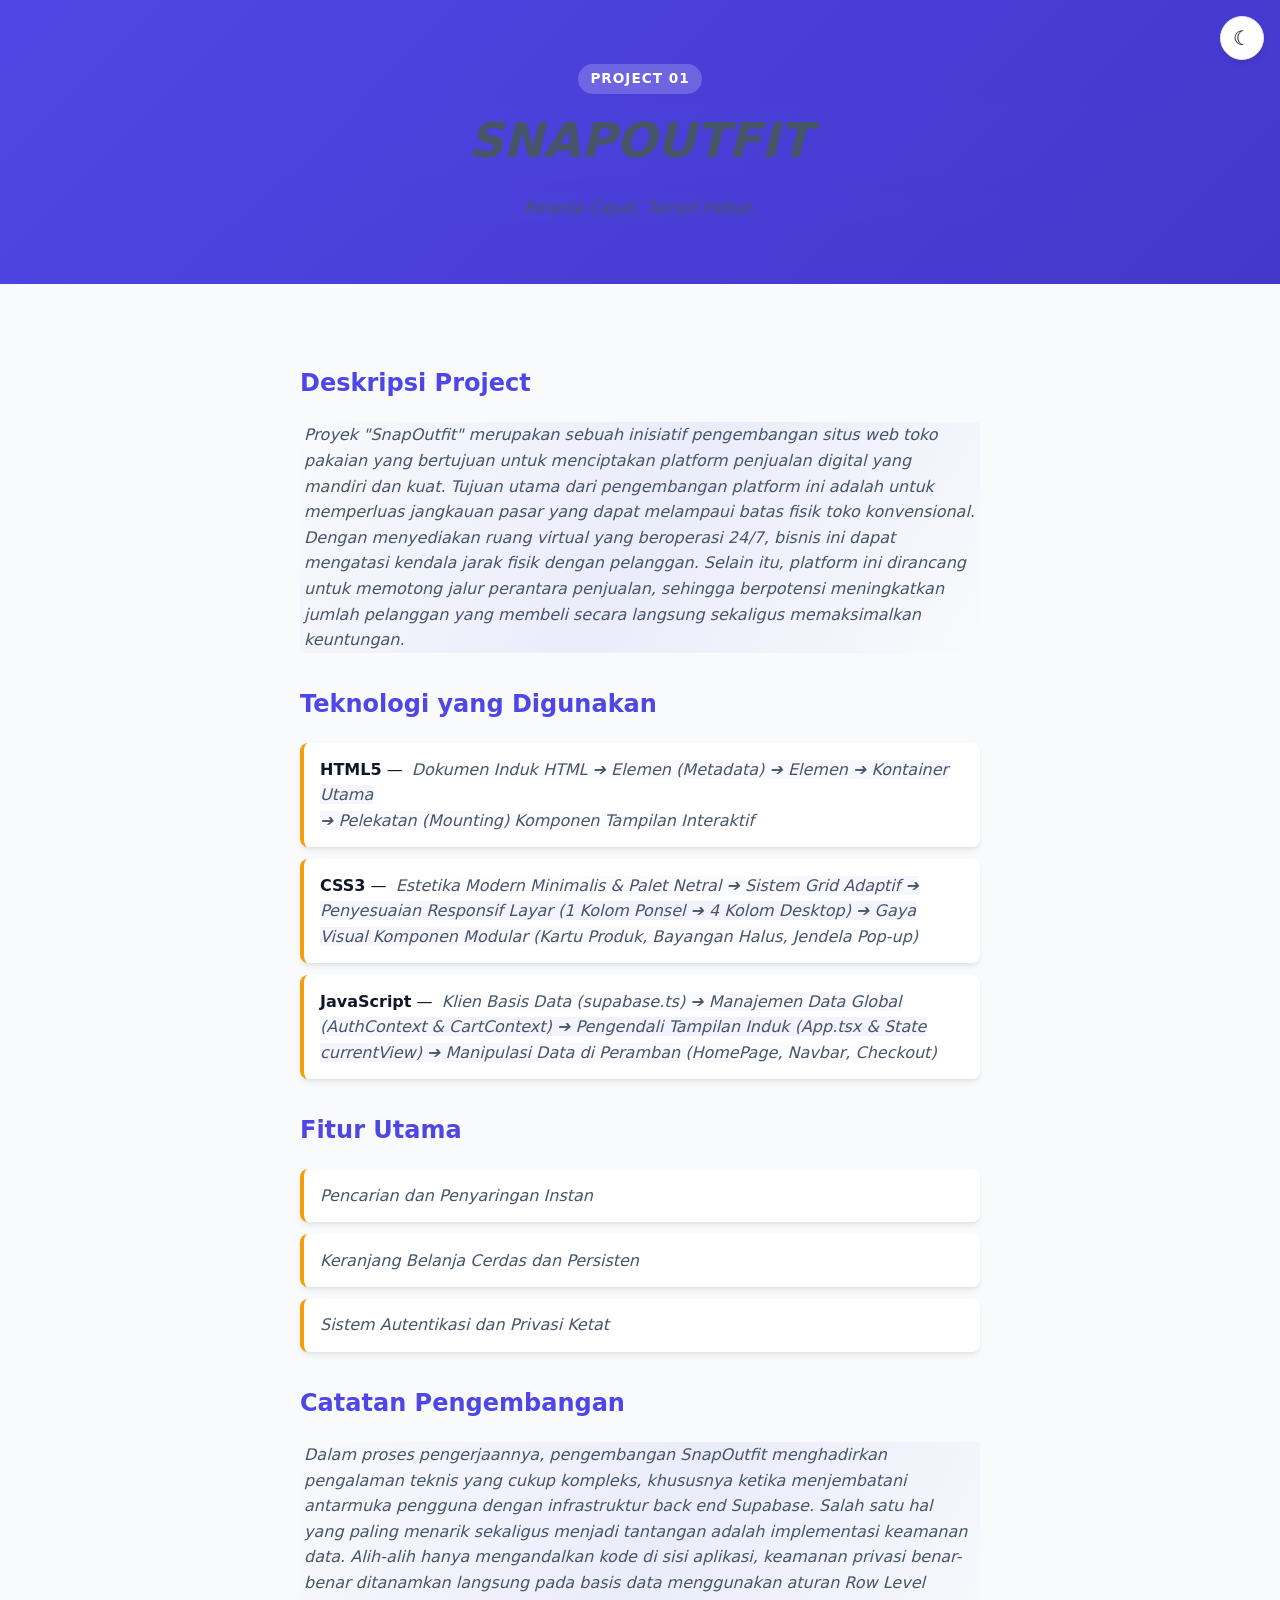
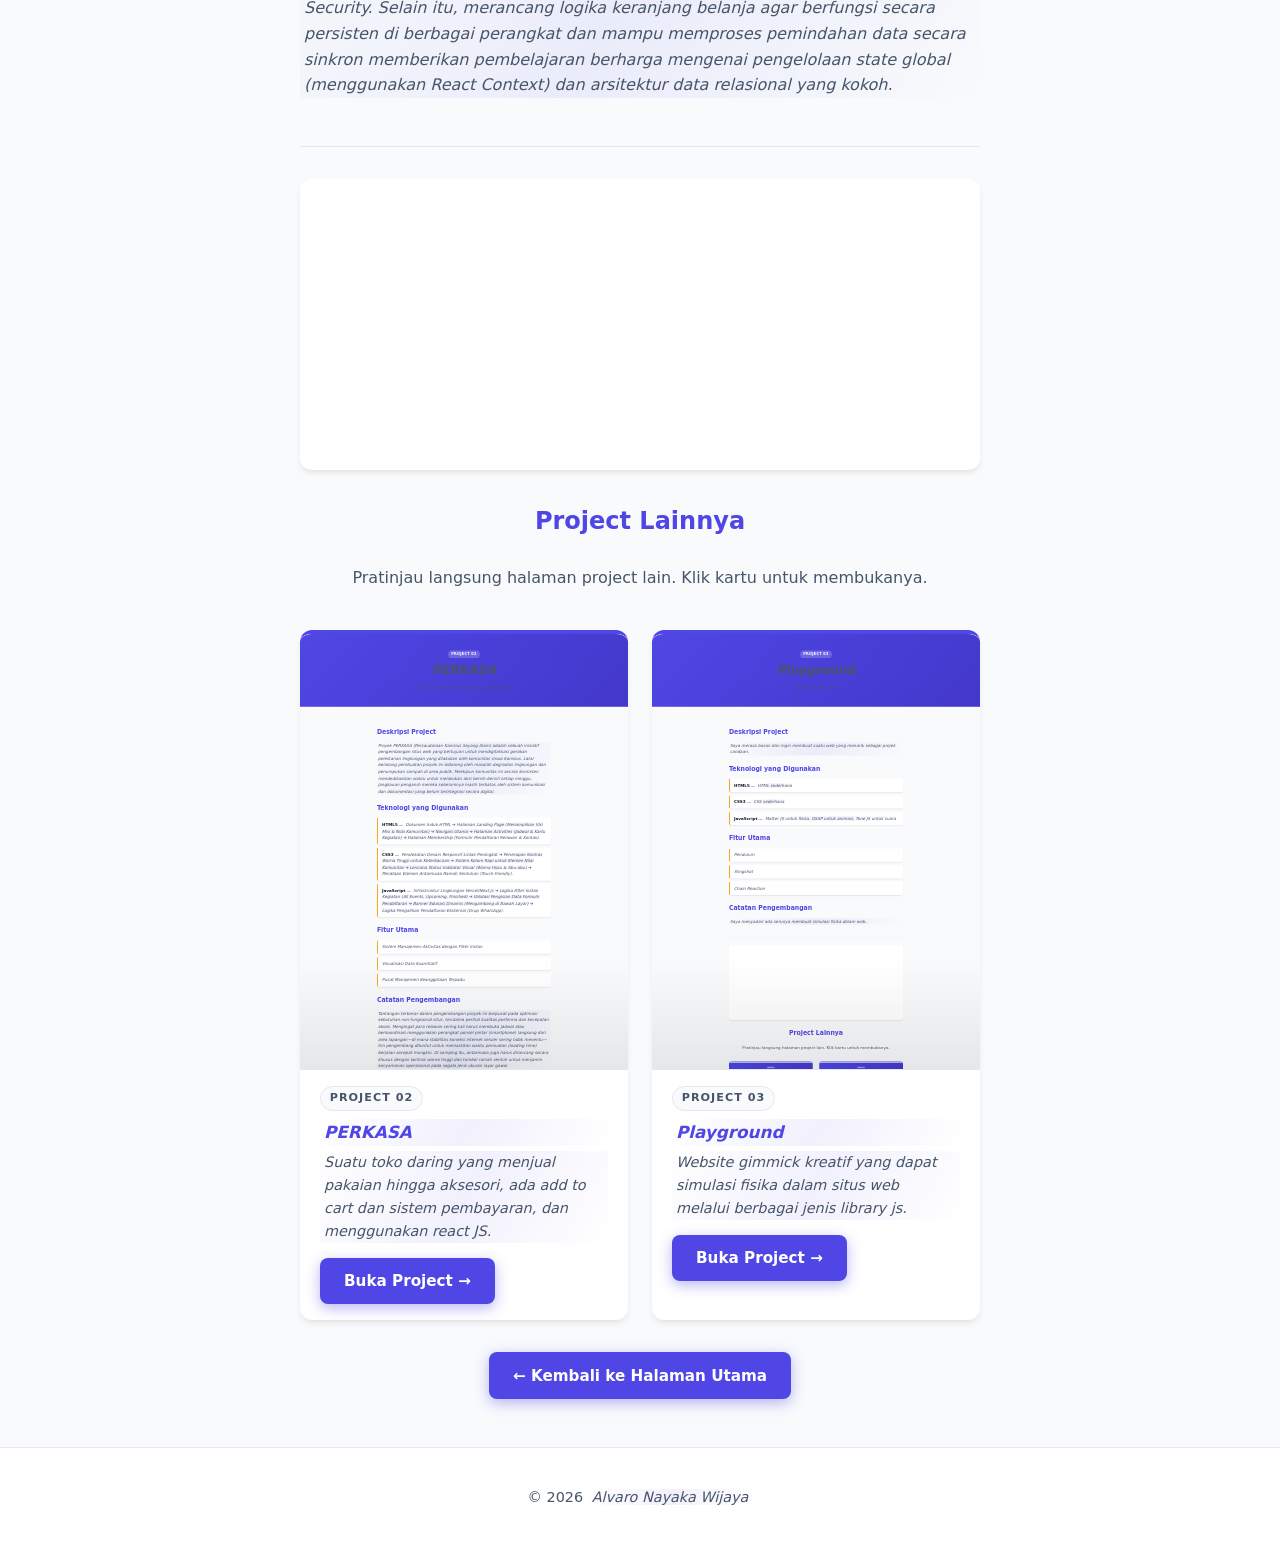
<file: project1.html>
<!DOCTYPE html>
<html lang="id">
<head>
  <meta charset="UTF-8" />
  <meta name="viewport" content="width=device-width, initial-scale=1.0" />
  <title>Project 1 - SNAPOUTFIT</title>
  <link rel="stylesheet" href="css/style.css" />
</head>
<body class="project-page">
  <script>

    if (window.self !== window.top) {
      document.documentElement.classList.add('is-iframe');
      document.addEventListener('DOMContentLoaded', () => document.body.classList.add('is-iframe'));
    }
</script>
  <div id="scrollProgress" class="scroll-progress"></div>
  <button id="themeToggle" class="theme-toggle" aria-label="Ganti tema">
    <span class="theme-icon">&#9790;</span>
  </button>

  <header class="project-hero">
    <div class="container">
      <span class="badge">PROJECT 01</span>
      <h1 class="placeholder">SNAPOUTFIT</h1>
      <p class="placeholder">Belanja Cepat, Tampil Hebat.</p>
    </div>
  </header>

  <main class="project-body">
    <div class="container narrow">
      <h2>Deskripsi Project</h2>
      <p class="placeholder">
        Proyek "SnapOutfit" merupakan sebuah inisiatif pengembangan situs web toko pakaian yang bertujuan untuk menciptakan platform penjualan digital yang mandiri dan kuat. Tujuan utama dari pengembangan platform ini adalah untuk memperluas jangkauan pasar yang dapat melampaui batas fisik toko konvensional. Dengan menyediakan ruang virtual yang beroperasi 24/7, bisnis ini dapat mengatasi kendala jarak fisik dengan pelanggan. Selain itu, platform ini dirancang untuk memotong jalur perantara penjualan, sehingga berpotensi meningkatkan jumlah pelanggan yang membeli secara langsung sekaligus memaksimalkan keuntungan.
      </p>

      <h2>Teknologi yang Digunakan</h2>
      <ul class="feature-list">
        <li><strong>HTML5</strong> &mdash; <span class="placeholder">Dokumen Induk HTML ➔ Elemen <head> (Metadata) ➔ Elemen <body> ➔ Kontainer Utama <div id="root"></div> ➔ Pelekatan (Mounting) Komponen Tampilan Interaktif</span></li>
        <li><strong>CSS3</strong> &mdash; <span class="placeholder">Estetika Modern Minimalis & Palet Netral ➔ Sistem Grid Adaptif ➔ Penyesuaian Responsif Layar (1 Kolom Ponsel ➔ 4 Kolom Desktop) ➔ Gaya Visual Komponen Modular (Kartu Produk, Bayangan Halus, Jendela Pop-up)</span></li>
        <li><strong>JavaScript</strong> &mdash; <span class="placeholder">Klien Basis Data (supabase.ts) ➔ Manajemen Data Global (AuthContext & CartContext) ➔ Pengendali Tampilan Induk (App.tsx & State currentView) ➔ Manipulasi Data di Peramban (HomePage, Navbar, Checkout)</span></li>
      </ul>

      <h2>Fitur Utama</h2>
      <ul class="feature-list">
        <li class="placeholder">Pencarian dan Penyaringan Instan</li>
        <li class="placeholder">Keranjang Belanja Cerdas dan Persisten</li>
        <li class="placeholder">Sistem Autentikasi dan Privasi Ketat</li>
      </ul>

      <h2>Catatan Pengembangan</h2>
      <p class="placeholder">
        Dalam proses pengerjaannya, pengembangan SnapOutfit menghadirkan pengalaman teknis yang cukup kompleks, khususnya ketika menjembatani antarmuka pengguna dengan infrastruktur back end Supabase. Salah satu hal yang paling menarik sekaligus menjadi tantangan adalah implementasi keamanan data. Alih-alih hanya mengandalkan kode di sisi aplikasi, keamanan privasi benar-benar ditanamkan langsung pada basis data menggunakan aturan Row Level Security. Selain itu, merancang logika keranjang belanja agar berfungsi secara persisten di berbagai perangkat dan mampu memproses pemindahan data secara sinkron  memberikan pembelajaran berharga mengenai pengelolaan state global (menggunakan React Context) dan arsitektur data relasional yang kokoh.
      </p>

      <section class="other-projects">
        <iframe class="wiki-embed" src="https://snapoutfit.vercel.app/" title="SnapOutfit" loading="lazy"></iframe>
        <h2>Project Lainnya</h2>
        <p class="section-sub">Pratinjau langsung halaman project lain. Klik kartu untuk membukanya.</p>
        <div class="other-grid">
          <div class="other-card">
            <div class="other-preview">
              <div class="other-preview-loading">Memuat pratinjau...</div>
              <iframe src="project2.html" title="Pratinjau Project 2" loading="lazy" scrolling="no" tabindex="-1" aria-hidden="true"></iframe>
            </div>
            <div class="other-info">
              <span class="badge-small">PROJECT 02</span>
              <h4 class="placeholder">PERKASA</h4>
              <p class="placeholder">Suatu toko daring yang menjual pakaian hingga aksesori, ada add to cart dan sistem pembayaran, dan menggunakan react JS.</p>
              <a href="project2.html" class="btn btn-primary">Buka Project &rarr;</a>
            </div>
          </div>
          <div class="other-card">
            <div class="other-preview">
              <div class="other-preview-loading">Memuat pratinjau...</div>
              <iframe src="project3.html" title="Pratinjau Project 3" loading="lazy" scrolling="no" tabindex="-1" aria-hidden="true"></iframe>
            </div>
            <div class="other-info">
              <span class="badge-small">PROJECT 03</span>
              <h4 class="placeholder">Playground</h4>
              <p class="placeholder">Website gimmick kreatif yang dapat simulasi fisika dalam situs web melalui berbagai jenis library js.</p>
              <a href="project3.html" class="btn btn-primary">Buka Project &rarr;</a>
            </div>
          </div>
        </div>
      </section>

      <div class="back-button-wrap">
        <a href="index.html" class="btn btn-primary">&larr; Kembali ke Halaman Utama</a>
      </div>
    </div>
  </main>

  <footer class="footer">
    <div class="container">
      <p>&copy; <span id="year"></span> <span class="placeholder">Alvaro Nayaka Wijaya</span></p>
    </div>
  </footer>

  <div id="toastContainer" class="toast-container"></div>

  <script>

    (function () {
      let saved = null;
      try { saved = localStorage.getItem('site-theme'); } catch (e) {}
      const prefersDark = window.matchMedia('(prefers-color-scheme: dark)').matches;
      const theme = saved || (prefersDark ? 'dark' : 'light');
      document.documentElement.setAttribute('data-theme', theme);
      const icon = document.querySelector('.theme-icon');
      if (icon) icon.innerHTML = theme === 'dark' ? '&#9728;' : '&#9790;';
    })();

    const ttBtn = document.getElementById('themeToggle');
    if (ttBtn) {
      ttBtn.addEventListener('click', () => {
        const cur = document.documentElement.getAttribute('data-theme');
        const next = cur === 'dark' ? 'light' : 'dark';
        document.documentElement.setAttribute('data-theme', next);
        const icon = document.querySelector('.theme-icon');
        if (icon) icon.innerHTML = next === 'dark' ? '&#9728;' : '&#9790;';
        try { localStorage.setItem('site-theme', next); } catch (e) {}
      });
    }

    window.addEventListener('scroll', () => {
      const h = document.documentElement;
      const pct = (h.scrollTop / (h.scrollHeight - h.clientHeight)) * 100;
      const sp = document.getElementById('scrollProgress');
      if (sp) sp.style.width = (pct || 0) + '%';
    });

    document.getElementById('year').textContent = new Date().getFullYear();

    const PREVIEW_W = 1280;
    const PREVIEW_H = 1700;
    function fitPreview() {
      document.querySelectorAll('.other-preview').forEach(box => {
        const iframe = box.querySelector('iframe');
        if (!iframe) return;
        const cw = box.clientWidth;
        if (!cw) return;
        const scale = cw / PREVIEW_W;
        iframe.style.width = PREVIEW_W + 'px';
        iframe.style.height = PREVIEW_H + 'px';
        iframe.style.transform = 'scale(' + scale + ')';
        box.style.height = (PREVIEW_H * scale) + 'px';
      });
    }
    function markReady(iframe) {
      const box = iframe.closest('.other-preview');
      if (box) box.classList.add('ready');
    }
    document.querySelectorAll('.other-preview iframe').forEach(f => {
      f.addEventListener('load', () => markReady(f));
    });
    window.addEventListener('load', fitPreview);
    window.addEventListener('resize', fitPreview);
    document.addEventListener('DOMContentLoaded', fitPreview);

    console.log('%c[Project 1] Halaman dimuat', 'color:#4f46e5;font-weight:bold;');
</script>
</body>
</html>
</file>
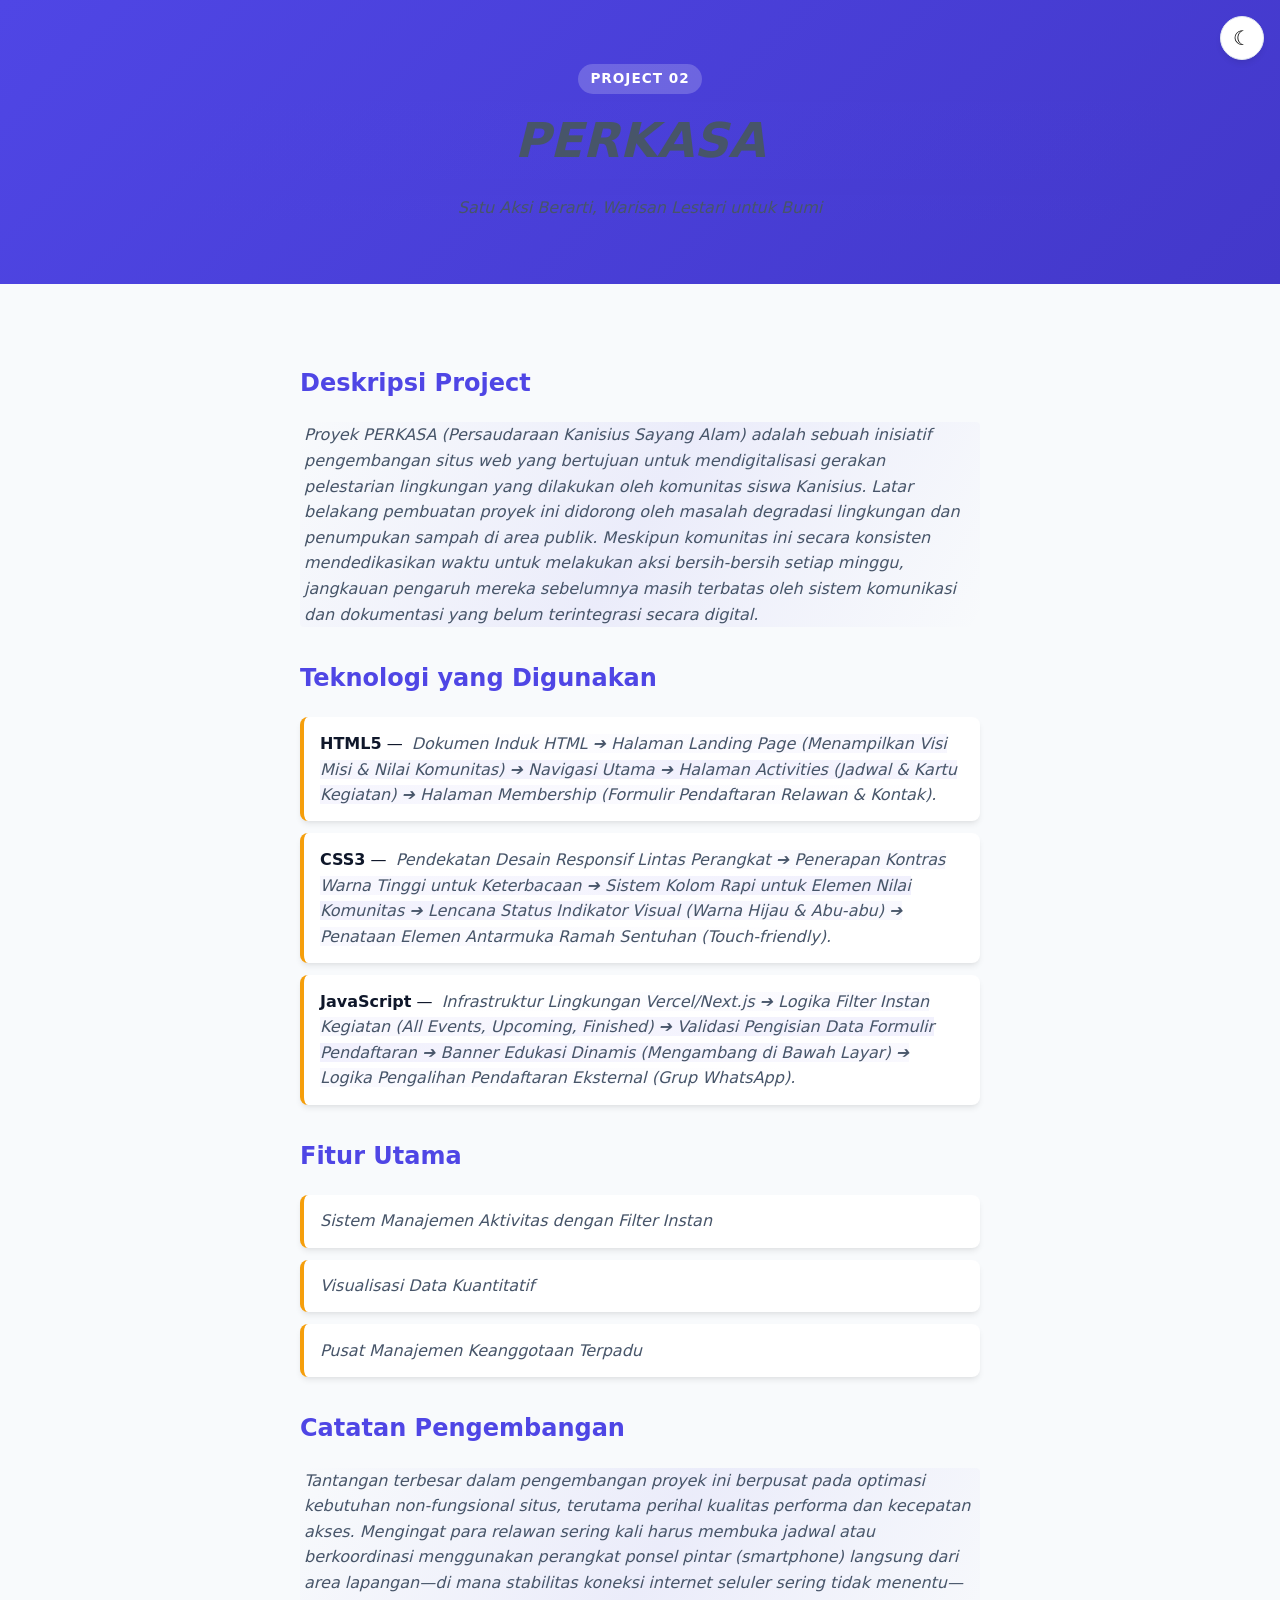
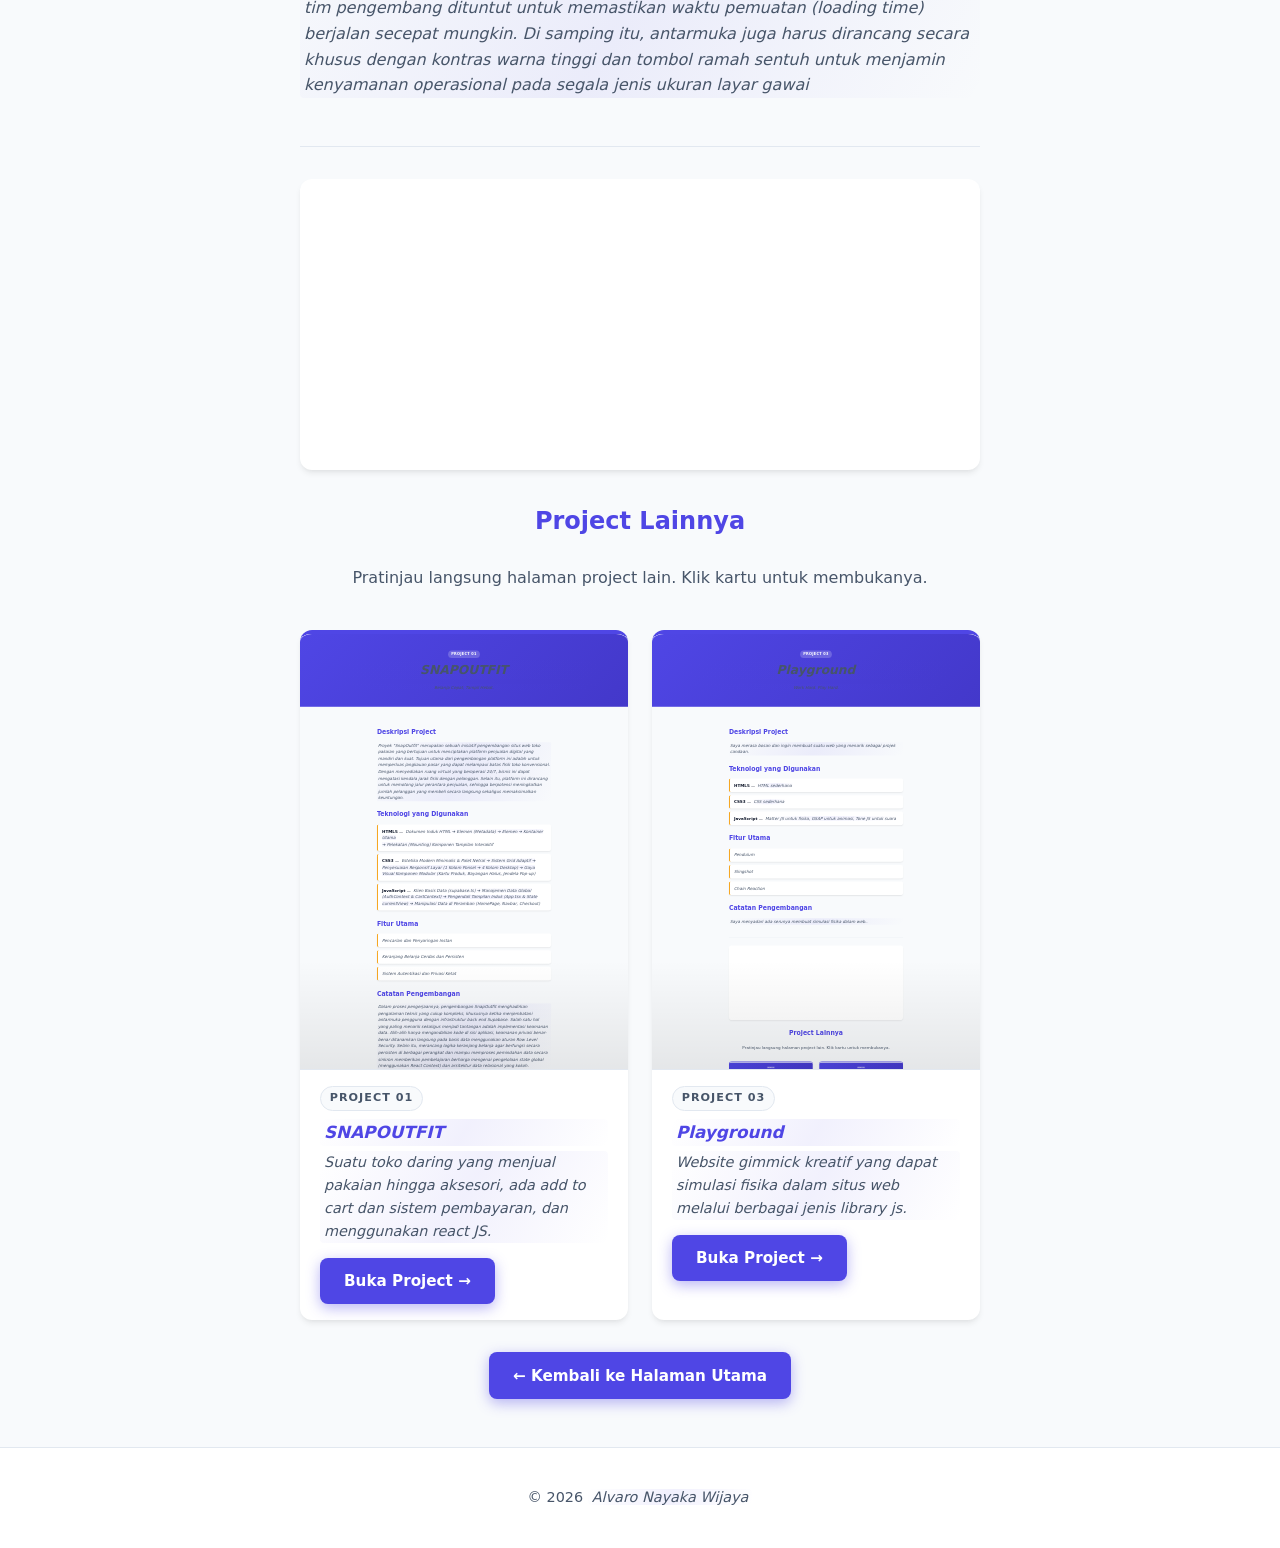
<file: project2.html>
<!DOCTYPE html>
<html lang="id">
<head>
  <meta charset="UTF-8" />
  <meta name="viewport" content="width=device-width, initial-scale=1.0" />
  <title>Project 2 - PERKASA</title>
  <link rel="stylesheet" href="css/style.css" />
</head>
<body class="project-page">
  <script>
    if (window.self !== window.top) {
      document.documentElement.classList.add('is-iframe');
      document.addEventListener('DOMContentLoaded', () => document.body.classList.add('is-iframe'));
    }
</script>
  <div id="scrollProgress" class="scroll-progress"></div>
  <button id="themeToggle" class="theme-toggle" aria-label="Ganti tema">
    <span class="theme-icon">&#9790;</span>
  </button>

  <header class="project-hero">
    <div class="container">
      <span class="badge">PROJECT 02</span>
      <h1 class="placeholder">PERKASA</h1>
      <p class="placeholder">Satu Aksi Berarti, Warisan Lestari untuk Bumi</p>
    </div>
  </header>

  <main class="project-body">
    <div class="container narrow">
      <h2>Deskripsi Project</h2>
      <p class="placeholder">
        Proyek PERKASA (Persaudaraan Kanisius Sayang Alam) adalah sebuah inisiatif pengembangan situs web yang bertujuan untuk mendigitalisasi gerakan pelestarian lingkungan yang dilakukan oleh komunitas siswa Kanisius. Latar belakang pembuatan proyek ini didorong oleh masalah degradasi lingkungan dan penumpukan sampah di area publik. Meskipun komunitas ini secara konsisten mendedikasikan waktu untuk melakukan aksi bersih-bersih setiap minggu, jangkauan pengaruh mereka sebelumnya masih terbatas oleh sistem komunikasi dan dokumentasi yang belum terintegrasi secara digital.
      </p>

      <h2>Teknologi yang Digunakan</h2>
      <ul class="feature-list">
        <li><strong>HTML5</strong> &mdash; <span class="placeholder">Dokumen Induk HTML ➔ Halaman Landing Page (Menampilkan Visi Misi & Nilai Komunitas) ➔ Navigasi Utama ➔ Halaman Activities (Jadwal & Kartu Kegiatan) ➔ Halaman Membership (Formulir Pendaftaran Relawan & Kontak).</span></li>
        <li><strong>CSS3</strong> &mdash; <span class="placeholder">Pendekatan Desain Responsif Lintas Perangkat ➔ Penerapan Kontras Warna Tinggi untuk Keterbacaan ➔ Sistem Kolom Rapi untuk Elemen Nilai Komunitas ➔ Lencana Status Indikator Visual (Warna Hijau & Abu-abu) ➔ Penataan Elemen Antarmuka Ramah Sentuhan (Touch-friendly).</span></li>
        <li><strong>JavaScript</strong> &mdash; <span class="placeholder">Infrastruktur Lingkungan Vercel/Next.js ➔ Logika Filter Instan Kegiatan (All Events, Upcoming, Finished) ➔ Validasi Pengisian Data Formulir Pendaftaran ➔ Banner Edukasi Dinamis (Mengambang di Bawah Layar) ➔ Logika Pengalihan Pendaftaran Eksternal (Grup WhatsApp).</span></li>
      </ul>

      <h2>Fitur Utama</h2>
      <ul class="feature-list">
        <li class="placeholder">Sistem Manajemen Aktivitas dengan Filter Instan</li>
        <li class="placeholder">Visualisasi Data Kuantitatif</li>
        <li class="placeholder">Pusat Manajemen Keanggotaan Terpadu</li>
      </ul>

      <h2>Catatan Pengembangan</h2>
      <p class="placeholder">
        Tantangan terbesar dalam pengembangan proyek ini berpusat pada optimasi kebutuhan non-fungsional situs, terutama perihal kualitas performa dan kecepatan akses. Mengingat para relawan sering kali harus membuka jadwal atau berkoordinasi menggunakan perangkat ponsel pintar (smartphone) langsung dari area lapangan—di mana stabilitas koneksi internet seluler sering tidak menentu—tim pengembang dituntut untuk memastikan waktu pemuatan (loading time) berjalan secepat mungkin. Di samping itu, antarmuka juga harus dirancang secara khusus dengan kontras warna tinggi dan tombol ramah sentuh untuk menjamin kenyamanan operasional pada segala jenis ukuran layar gawai
      </p>

      <section class="other-projects">
        <iframe class="wiki-embed" src="https://perkasa-beta.vercel.app/" title="PERKASA" loading="lazy"></iframe>
        <h2>Project Lainnya</h2>
        <p class="section-sub">Pratinjau langsung halaman project lain. Klik kartu untuk membukanya.</p>
        <div class="other-grid">
          <div class="other-card">
            <div class="other-preview">
              <div class="other-preview-loading">Memuat pratinjau...</div>
              <iframe src="project1.html" title="Pratinjau Project 1" loading="lazy" scrolling="no" tabindex="-1" aria-hidden="true"></iframe>
            </div>
            <div class="other-info">
              <span class="badge-small">PROJECT 01</span>
              <h4 class="placeholder">SNAPOUTFIT</h4>
              <p class="placeholder">Suatu toko daring yang menjual pakaian hingga aksesori, ada add to cart dan sistem pembayaran, dan menggunakan react JS.</p>
              <a href="project1.html" class="btn btn-primary">Buka Project &rarr;</a>
            </div>
          </div>
          <div class="other-card">
            <div class="other-preview">
              <div class="other-preview-loading">Memuat pratinjau...</div>
              <iframe src="project3.html" title="Pratinjau Project 3" loading="lazy" scrolling="no" tabindex="-1" aria-hidden="true"></iframe>
            </div>
            <div class="other-info">
              <span class="badge-small">PROJECT 03</span>
              <h4 class="placeholder">Playground</h4>
              <p class="placeholder">Website gimmick kreatif yang dapat simulasi fisika dalam situs web melalui berbagai jenis library js.</p>
              <a href="project3.html" class="btn btn-primary">Buka Project &rarr;</a>
            </div>
          </div>
        </div>
      </section>

      <div class="back-button-wrap">
        <a href="index.html" class="btn btn-primary">&larr; Kembali ke Halaman Utama</a>
      </div>
    </div>
  </main>

  <footer class="footer">
    <div class="container">
      <p>&copy; <span id="year"></span> <span class="placeholder">Alvaro Nayaka Wijaya</span></p>
    </div>
  </footer>

  <div id="toastContainer" class="toast-container"></div>

  <script>

    (function () {
      let saved = null;
      try { saved = localStorage.getItem('site-theme'); } catch (e) {}
      const prefersDark = window.matchMedia('(prefers-color-scheme: dark)').matches;
      const theme = saved || (prefersDark ? 'dark' : 'light');
      document.documentElement.setAttribute('data-theme', theme);
      const icon = document.querySelector('.theme-icon');
      if (icon) icon.innerHTML = theme === 'dark' ? '&#9728;' : '&#9790;';
    })();

    const ttBtn = document.getElementById('themeToggle');
    if (ttBtn) {
      ttBtn.addEventListener('click', () => {
        const cur = document.documentElement.getAttribute('data-theme');
        const next = cur === 'dark' ? 'light' : 'dark';
        document.documentElement.setAttribute('data-theme', next);
        const icon = document.querySelector('.theme-icon');
        if (icon) icon.innerHTML = next === 'dark' ? '&#9728;' : '&#9790;';
        try { localStorage.setItem('site-theme', next); } catch (e) {}
      });
    }

    window.addEventListener('scroll', () => {
      const h = document.documentElement;
      const pct = (h.scrollTop / (h.scrollHeight - h.clientHeight)) * 100;
      const sp = document.getElementById('scrollProgress');
      if (sp) sp.style.width = (pct || 0) + '%';
    });

    document.getElementById('year').textContent = new Date().getFullYear();

    const PREVIEW_W = 1280;
    const PREVIEW_H = 1700;
    function fitPreview() {
      document.querySelectorAll('.other-preview').forEach(box => {
        const iframe = box.querySelector('iframe');
        if (!iframe) return;
        const cw = box.clientWidth;
        if (!cw) return;
        const scale = cw / PREVIEW_W;
        iframe.style.width = PREVIEW_W + 'px';
        iframe.style.height = PREVIEW_H + 'px';
        iframe.style.transform = 'scale(' + scale + ')';
        box.style.height = (PREVIEW_H * scale) + 'px';
      });
    }
    document.querySelectorAll('.other-preview iframe').forEach(f => {
      f.addEventListener('load', () => {
        const box = f.closest('.other-preview');
        if (box) box.classList.add('ready');
      });
    });
    window.addEventListener('load', fitPreview);
    window.addEventListener('resize', fitPreview);
    document.addEventListener('DOMContentLoaded', fitPreview);

    console.log('%c[Project 2] Halaman dimuat', 'color:#4f46e5;font-weight:bold;');
</script>
</body>
</html>
</file>
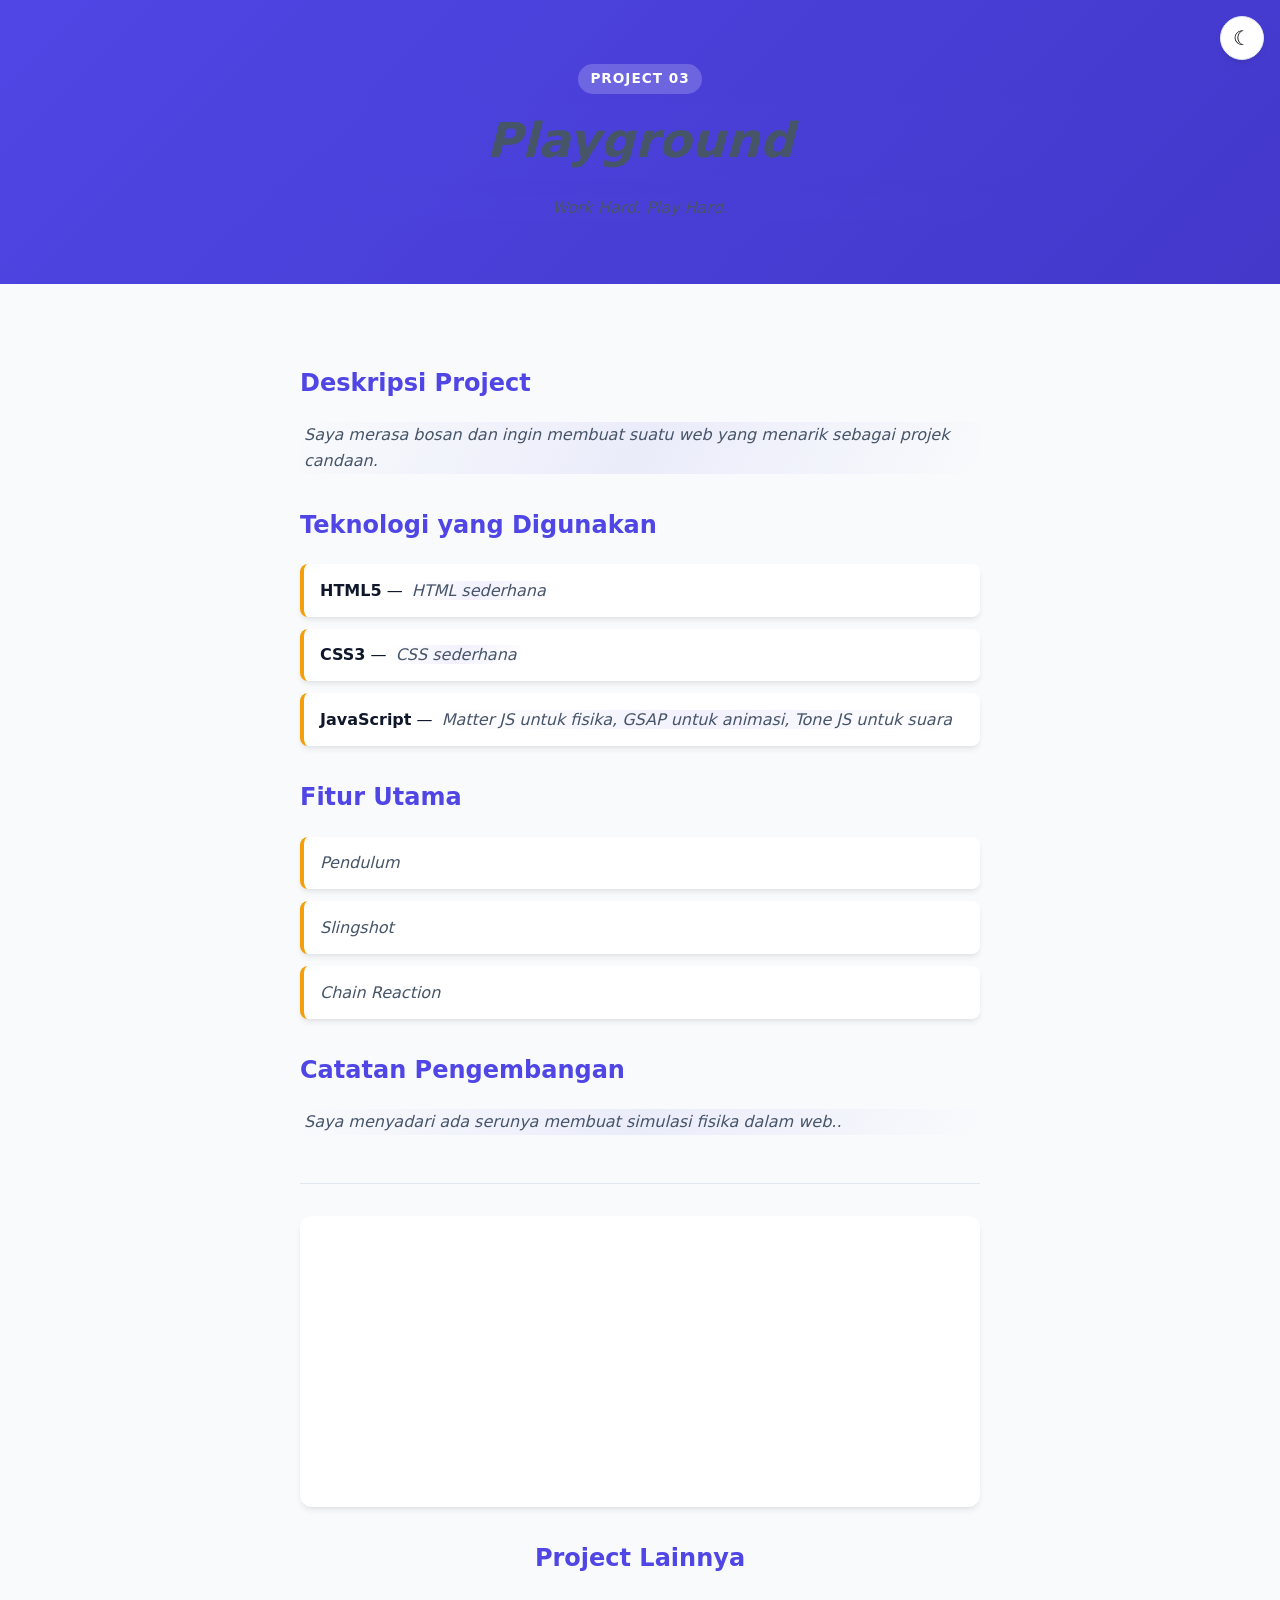
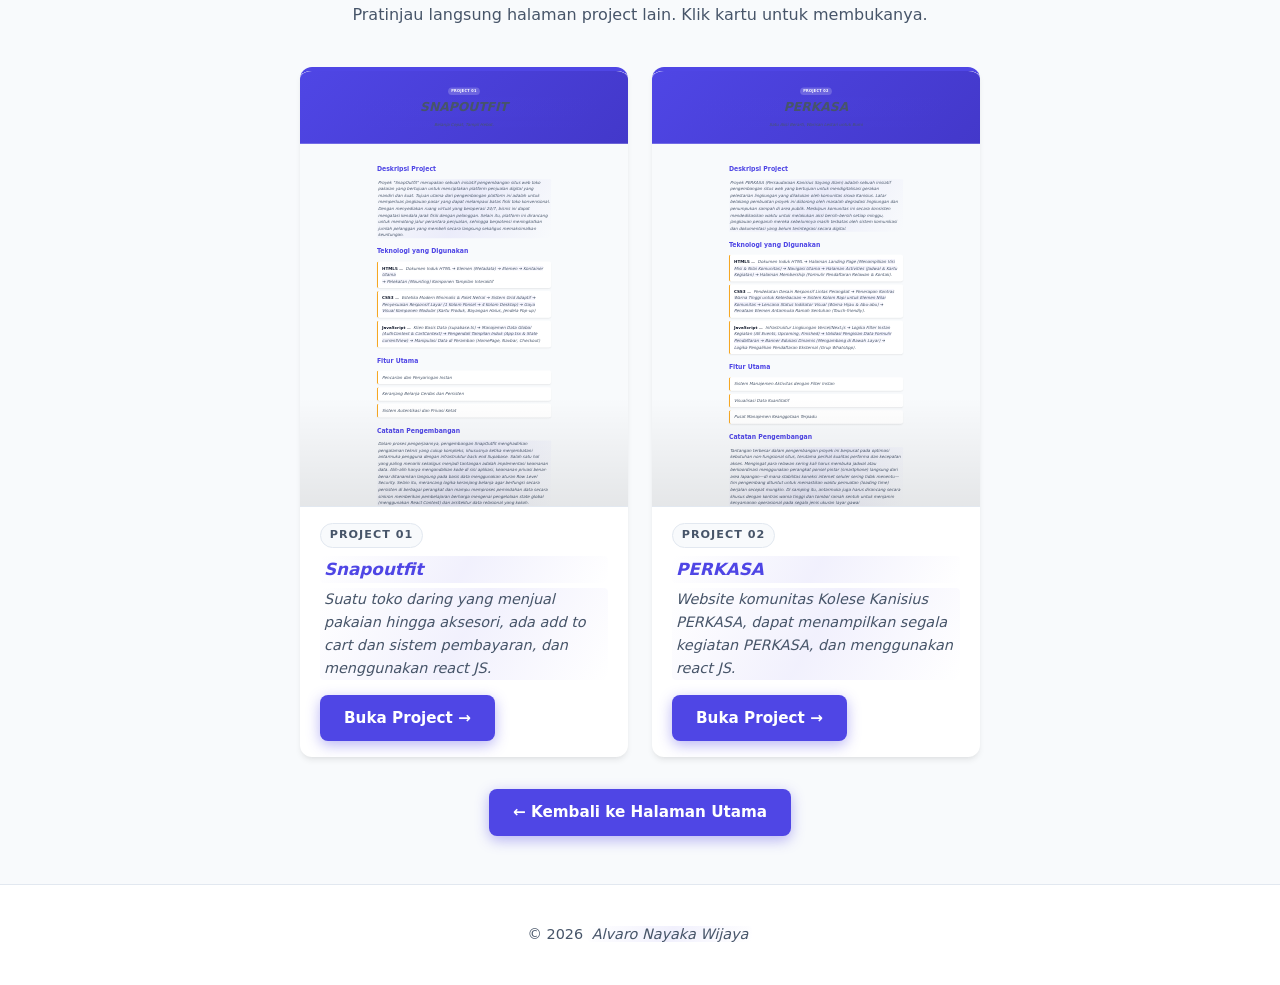
<file: project3.html>
<!DOCTYPE html>
<html lang="id">
<head>
  <meta charset="UTF-8" />
  <meta name="viewport" content="width=device-width, initial-scale=1.0" />
  <title>Project 3 - Playground</title>
  <link rel="stylesheet" href="css/style.css" />
</head>
<body class="project-page">
  <script>
    if (window.self !== window.top) {
      document.documentElement.classList.add('is-iframe');
      document.addEventListener('DOMContentLoaded', () => document.body.classList.add('is-iframe'));
    }
</script>
  <div id="scrollProgress" class="scroll-progress"></div>
  <button id="themeToggle" class="theme-toggle" aria-label="Ganti tema">
    <span class="theme-icon">&#9790;</span>
  </button>

  <header class="project-hero">
    <div class="container">
      <span class="badge">PROJECT 03</span>
      <h1 class="placeholder">Playground</h1>
      <p class="placeholder">Work Hard. Play Hard.</p>
    </div>
  </header>

  <main class="project-body">
    <div class="container narrow">
      <h2>Deskripsi Project</h2>
      <p class="placeholder">
        Saya merasa bosan dan ingin membuat suatu web yang menarik sebagai projek candaan.
      </p>

      <h2>Teknologi yang Digunakan</h2>
      <ul class="feature-list">
        <li><strong>HTML5</strong> &mdash; <span class="placeholder">HTML sederhana</span></li>
        <li><strong>CSS3</strong> &mdash; <span class="placeholder">CSS sederhana</span></li>
        <li><strong>JavaScript</strong> &mdash; <span class="placeholder">Matter JS untuk fisika, GSAP untuk animasi, Tone JS untuk suara</span></li>
      </ul>

      <h2>Fitur Utama</h2>
      <ul class="feature-list">
        <li class="placeholder">Pendulum</li>
        <li class="placeholder">Slingshot</li>
        <li class="placeholder">Chain Reaction</li>
      </ul>

      <h2>Catatan Pengembangan</h2>
      <p class="placeholder">
        Saya menyadari ada serunya membuat simulasi fisika dalam web..
      </p>

      <section class="other-projects">
        <iframe class="wiki-embed" src="https://pro3-pi.vercel.app/" title="Playground" loading="lazy"></iframe>
        <h2>Project Lainnya</h2>
        <p class="section-sub">Pratinjau langsung halaman project lain. Klik kartu untuk membukanya.</p>
        <div class="other-grid">
          <div class="other-card">
            <div class="other-preview">
              <div class="other-preview-loading">Memuat pratinjau...</div>
              <iframe src="project1.html" title="Pratinjau Project 1" loading="lazy" scrolling="no" tabindex="-1" aria-hidden="true"></iframe>
            </div>
            <div class="other-info">
              <span class="badge-small">PROJECT 01</span>
              <h4 class="placeholder">Snapoutfit</h4>
              <p class="placeholder">Suatu toko daring yang menjual pakaian hingga aksesori, ada add to cart dan sistem pembayaran, dan menggunakan react JS.</p>
              <a href="project1.html" class="btn btn-primary">Buka Project &rarr;</a>
            </div>
          </div>
          <div class="other-card">
            <div class="other-preview">
              <div class="other-preview-loading">Memuat pratinjau...</div>
              <iframe src="project2.html" title="Pratinjau Project 2" loading="lazy" scrolling="no" tabindex="-1" aria-hidden="true"></iframe>
            </div>
            <div class="other-info">
              <span class="badge-small">PROJECT 02</span>
              <h4 class="placeholder">PERKASA</h4>
              <p class="placeholder">Website komunitas Kolese Kanisius PERKASA, dapat menampilkan segala kegiatan PERKASA, dan menggunakan react JS.</p>
              <a href="project2.html" class="btn btn-primary">Buka Project &rarr;</a>
            </div>
          </div>
        </div>
      </section>

      <div class="back-button-wrap">
        <a href="index.html" class="btn btn-primary">&larr; Kembali ke Halaman Utama</a>
      </div>
    </div>
  </main>

  <footer class="footer">
    <div class="container">
      <p>&copy; <span id="year"></span> <span class="placeholder">Alvaro Nayaka Wijaya</span></p>
    </div>
  </footer>

  <div id="toastContainer" class="toast-container"></div>

  <script>

    (function () {
      let saved = null;
      try { saved = localStorage.getItem('site-theme'); } catch (e) {}
      const prefersDark = window.matchMedia('(prefers-color-scheme: dark)').matches;
      const theme = saved || (prefersDark ? 'dark' : 'light');
      document.documentElement.setAttribute('data-theme', theme);
      const icon = document.querySelector('.theme-icon');
      if (icon) icon.innerHTML = theme === 'dark' ? '&#9728;' : '&#9790;';
    })();

    const ttBtn = document.getElementById('themeToggle');
    if (ttBtn) {
      ttBtn.addEventListener('click', () => {
        const cur = document.documentElement.getAttribute('data-theme');
        const next = cur === 'dark' ? 'light' : 'dark';
        document.documentElement.setAttribute('data-theme', next);
        const icon = document.querySelector('.theme-icon');
        if (icon) icon.innerHTML = next === 'dark' ? '&#9728;' : '&#9790;';
        try { localStorage.setItem('site-theme', next); } catch (e) {}
      });
    }

    window.addEventListener('scroll', () => {
      const h = document.documentElement;
      const pct = (h.scrollTop / (h.scrollHeight - h.clientHeight)) * 100;
      const sp = document.getElementById('scrollProgress');
      if (sp) sp.style.width = (pct || 0) + '%';
    });

    document.getElementById('year').textContent = new Date().getFullYear();

    const PREVIEW_W = 1280;
    const PREVIEW_H = 1700;
    function fitPreview() {
      document.querySelectorAll('.other-preview').forEach(box => {
        const iframe = box.querySelector('iframe');
        if (!iframe) return;
        const cw = box.clientWidth;
        if (!cw) return;
        const scale = cw / PREVIEW_W;
        iframe.style.width = PREVIEW_W + 'px';
        iframe.style.height = PREVIEW_H + 'px';
        iframe.style.transform = 'scale(' + scale + ')';
        box.style.height = (PREVIEW_H * scale) + 'px';
      });
    }
    document.querySelectorAll('.other-preview iframe').forEach(f => {
      f.addEventListener('load', () => {
        const box = f.closest('.other-preview');
        if (box) box.classList.add('ready');
      });
    });
    window.addEventListener('load', fitPreview);
    window.addEventListener('resize', fitPreview);
    document.addEventListener('DOMContentLoaded', fitPreview);

    console.log('%c[Project 3] Halaman dimuat', 'color:#4f46e5;font-weight:bold;');
</script>
</body>
</html>
</file>
<file: css/style.css>
*, *::before, *::after { box-sizing: border-box; }
html { scroll-behavior: smooth; }

:root {
  --primary: #4f46e5;
  --primary-dark: #4338ca;
  --primary-light: #818cf8;
  --accent: #f59e0b;
  --bg: #f8fafc;
  --bg-alt: #ffffff;
  --surface: #ffffff;
  --text: #0f172a;
  --text-muted: #475569;
  --border: #e2e8f0;
  --shadow: 0 4px 6px -1px rgba(0,0,0,0.08), 0 2px 4px -2px rgba(0,0,0,0.05);
  --shadow-lg: 0 20px 25px -5px rgba(0,0,0,0.1), 0 8px 10px -6px rgba(0,0,0,0.05);
  --radius: 12px;
  --radius-sm: 8px;
  --transition: 0.3s ease;
  --container: 1100px;
}

[data-theme="dark"] {
  --primary: #818cf8;
  --primary-dark: #6366f1;
  --primary-light: #a5b4fc;
  --accent: #fbbf24;
  --bg: #0f172a;
  --bg-alt: #1e293b;
  --surface: #1e293b;
  --text: #f1f5f9;
  --text-muted: #cbd5e1;
  --border: #334155;
  --shadow: 0 4px 6px -1px rgba(0,0,0,0.4), 0 2px 4px -2px rgba(0,0,0,0.3);
  --shadow-lg: 0 20px 25px -5px rgba(0,0,0,0.5), 0 8px 10px -6px rgba(0,0,0,0.3);
}

body {
  margin: 0;
  font-family: 'Segoe UI', Tahoma, system-ui, -apple-system, sans-serif;
  background: var(--bg);
  color: var(--text);
  line-height: 1.6;
  transition: background var(--transition), color var(--transition);
  overflow-x: hidden;
}

img { max-width: 100%; display: block; }
a { color: var(--primary); text-decoration: none; }

.container {
  width: 100%;
  max-width: var(--container);
  margin: 0 auto;
  padding: 0 1.25rem;
}
.container.narrow { max-width: 720px; }

.placeholder {
  font-style: italic;
  color: var(--text-muted);
  background: linear-gradient(120deg, transparent 0%, rgba(79,70,229,0.08) 50%, transparent 100%);
  padding: 0 0.25rem;
  border-radius: 4px;
}

.loader {
  position: fixed; inset: 0;
  background: var(--bg);
  display: flex; flex-direction: column;
  align-items: center; justify-content: center;
  z-index: 9999;
  transition: opacity 0.5s, visibility 0.5s;
}
.loader.hidden { opacity: 0; visibility: hidden; }
.loader-spinner {
  width: 60px; height: 60px;
  border: 4px solid var(--border);
  border-top-color: var(--primary);
  border-radius: 50%;
  animation: spin 1s linear infinite;
  margin-bottom: 1rem;
}
@keyframes spin { to { transform: rotate(360deg); } }

.scroll-progress {
  position: fixed; top: 0; left: 0;
  height: 4px; width: 0%;
  background: linear-gradient(90deg, var(--primary), var(--accent));
  z-index: 10000;
  transition: width 0.1s linear;
}

.back-to-top {
  position: fixed; bottom: 1.5rem; right: 1.5rem;
  width: 48px; height: 48px;
  border-radius: 50%;
  background: var(--primary);
  color: #fff;
  border: none;
  font-size: 1.25rem; font-weight: bold;
  cursor: pointer;
  box-shadow: var(--shadow-lg);
  opacity: 0; visibility: hidden;
  transform: translateY(20px);
  transition: all var(--transition);
  z-index: 999;
}
.back-to-top.visible { opacity: 1; visibility: visible; transform: translateY(0); }
.back-to-top:hover { background: var(--primary-dark); transform: translateY(-4px); }

.theme-toggle {
  position: fixed; top: 1rem; right: 1rem;
  width: 44px; height: 44px;
  border-radius: 50%;
  background: var(--surface);
  border: 1px solid var(--border);
  cursor: pointer;
  font-size: 1.25rem;
  box-shadow: var(--shadow);
  z-index: 1001;
  transition: transform var(--transition), background var(--transition);
}
.theme-toggle:hover { transform: rotate(30deg); }

.navbar {
  position: sticky; top: 0;
  background: var(--surface);
  border-bottom: 1px solid var(--border);
  z-index: 100;
  transition: background var(--transition), box-shadow var(--transition);
}
.navbar.scrolled { box-shadow: var(--shadow); }
.nav-container {
  display: flex; align-items: center; justify-content: space-between;
  max-width: var(--container);
  margin: 0 auto;
  padding: 0.75rem 1.25rem;
}
.nav-logo {
  font-weight: 700; font-size: 1.25rem;
  color: var(--primary);
}
.nav-menu {
  display: flex; gap: 1.5rem;
  list-style: none; margin: 0; padding: 0;
}
.nav-link {
  color: var(--text);
  font-weight: 500;
  padding: 0.5rem 0;
  position: relative;
  transition: color var(--transition);
}
.nav-link::after {
  content: ''; position: absolute;
  bottom: 0; left: 0;
  width: 0; height: 2px;
  background: var(--primary);
  transition: width var(--transition);
}
.nav-link:hover, .nav-link.active { color: var(--primary); }
.nav-link:hover::after, .nav-link.active::after { width: 100%; }

.nav-burger {
  display: none;
  flex-direction: column;
  gap: 4px;
  background: transparent; border: none;
  padding: 8px;
  cursor: pointer;
}
.nav-burger span {
  display: block;
  width: 24px; height: 2px;
  background: var(--text);
  transition: transform var(--transition), opacity var(--transition);
}
.nav-burger.open span:nth-child(1) { transform: translateY(6px) rotate(45deg); }
.nav-burger.open span:nth-child(2) { opacity: 0; }
.nav-burger.open span:nth-child(3) { transform: translateY(-6px) rotate(-45deg); }

.header {
  position: relative;
  padding: 6rem 0 5rem;
  overflow: hidden;
  text-align: center;
  color: #fff;
}
.header-bg {
  position: absolute; inset: 0;
  background: linear-gradient(135deg, var(--primary) 0%, var(--primary-dark) 50%, #1e1b4b 100%);
  z-index: -2;
}
.header-bg::before, .header-bg::after {
  content: '';
  position: absolute;
  border-radius: 50%;
  filter: blur(60px);
  opacity: 0.5;
}
.header-bg::before {
  width: 300px; height: 300px;
  background: var(--accent);
  top: -50px; left: -50px;
  animation: float 8s ease-in-out infinite;
}
.header-bg::after {
  width: 400px; height: 400px;
  background: var(--primary-light);
  bottom: -100px; right: -100px;
  animation: float 10s ease-in-out infinite reverse;
}
@keyframes float {
  0%, 100% { transform: translate(0,0); }
  50% { transform: translate(40px, -30px); }
}
.header-content { position: relative; z-index: 1; }
.header-clock {
  font-family: 'Courier New', monospace;
  font-size: 1rem;
  opacity: 0.85;
  letter-spacing: 2px;
  margin: 0;
}
.header-greeting {
  font-size: 1.1rem; opacity: 0.9;
  margin: 0.25rem 0 0.5rem;
}
.header-title {
  font-size: clamp(2rem, 5vw, 3.5rem);
  margin: 0.5rem 0;
  font-weight: 800;
  letter-spacing: -1px;
}
.cursor { animation: blink 1s steps(2) infinite; }
@keyframes blink { 50% { opacity: 0; } }
.header-subject, .header-identity {
  font-size: 1.05rem;
  opacity: 0.95;
  margin: 0.25rem 0;
}
.header .placeholder {
  background: rgba(255,255,255,0.15);
  color: #fff;
}
.header-cta { margin-top: 1.5rem; }

.btn {
  display: inline-block;
  padding: 0.7rem 1.5rem;
  border-radius: var(--radius-sm);
  font-weight: 600;
  font-size: 0.95rem;
  border: none; cursor: pointer;
  transition: all var(--transition);
  text-align: center;
}
.btn-primary {
  background: var(--primary);
  color: #fff;
  box-shadow: 0 4px 14px rgba(79,70,229,0.4);
}
.btn-primary:hover {
  background: var(--primary-dark);
  transform: translateY(-2px);
  box-shadow: 0 6px 20px rgba(79,70,229,0.5);
}
.btn-ghost {
  background: transparent;
  color: var(--primary);
  border: 2px solid var(--primary);
}
.btn-ghost:hover {
  background: var(--primary);
  color: #fff;
}

.section {
  padding: 4rem 0;
}
.section-alt { background: var(--bg-alt); }
.section-title {
  text-align: center;
  font-size: clamp(1.5rem, 4vw, 2.25rem);
  margin: 0 0 0.5rem;
  position: relative;
  display: inline-block;
  left: 50%; transform: translateX(-50%);
}
.section-title::after {
  content: '';
  display: block;
  width: 60px; height: 4px;
  background: var(--accent);
  margin: 0.5rem auto 0;
  border-radius: 2px;
}
.section-sub {
  text-align: center;
  color: var(--text-muted);
  margin: 0 0 2.5rem;
}

.reveal {
  opacity: 0;
  transform: translateY(40px);
  transition: opacity 0.8s, transform 0.8s;
}
.reveal.visible {
  opacity: 1; transform: translateY(0);
}

.biodata-grid {
  display: grid;
  grid-template-columns: 1fr 2fr;
  gap: 2.5rem;
  align-items: start;
}
.biodata-photo { text-align: center; }
.photo-frame {
  width: 100%;
  max-width: 240px;
  aspect-ratio: 3/4;
  margin: 0 auto 1rem;
  background: var(--surface);
  border: 3px dashed var(--primary-light);
  border-radius: var(--radius);
  overflow: hidden;
  position: relative;
  transition: transform var(--transition);
}
.photo-frame:hover { transform: scale(1.02) rotate(-1deg); }
.photo-frame img {
  width: 100%; height: 100%;
  object-fit: cover;
}
.photo-placeholder {
  position: absolute; inset: 0;
  display: flex; flex-direction: column;
  align-items: center; justify-content: center;
  color: var(--text-muted);
  font-weight: 600;
  text-align: center; padding: 1rem;
}
.photo-placeholder small { margin-top: 0.5rem; font-weight: 400; opacity: 0.8; }
.biodata-list {
  list-style: none;
  padding: 0; margin: 0;
  background: var(--surface);
  border-radius: var(--radius);
  box-shadow: var(--shadow);
  overflow: hidden;
}
.biodata-list li {
  display: grid;
  grid-template-columns: 160px 1fr;
  padding: 1rem 1.25rem;
  border-bottom: 1px solid var(--border);
  align-items: center;
  transition: background var(--transition);
}
.biodata-list li:last-child { border-bottom: none; }
.biodata-list li:hover { background: var(--bg); }
.biodata-list strong { color: var(--primary); }

.desc-grid {
  display: grid;
  grid-template-columns: repeat(auto-fit, minmax(220px, 1fr));
  gap: 1.5rem;
}
.desc-card {
  background: var(--surface);
  padding: 1.75rem;
  border-radius: var(--radius);
  box-shadow: var(--shadow);
  text-align: center;
  transition: transform var(--transition), box-shadow var(--transition);
  border-top: 4px solid var(--primary);
}
.desc-card:hover {
  transform: translateY(-6px);
  box-shadow: var(--shadow-lg);
}
.desc-icon {
  font-size: 2.5rem;
  margin-bottom: 0.5rem;
}
.desc-card h3 {
  margin: 0.5rem 0;
  color: var(--primary);
}
.desc-card p { margin: 0; color: var(--text-muted); }

.table-controls {
  display: flex; gap: 0.75rem;
  margin-bottom: 1rem;
  flex-wrap: wrap;
}
.input {
  flex: 1; min-width: 180px;
  padding: 0.65rem 0.9rem;
  border: 1px solid var(--border);
  border-radius: var(--radius-sm);
  background: var(--surface);
  color: var(--text);
  font-size: 0.95rem;
  transition: border var(--transition), box-shadow var(--transition);
}
.input:focus {
  outline: none;
  border-color: var(--primary);
  box-shadow: 0 0 0 3px rgba(79,70,229,0.15);
}
.table-wrapper {
  overflow-x: auto;
  background: var(--surface);
  border-radius: var(--radius);
  box-shadow: var(--shadow);
}
.table-nilai {
  width: 100%;
  border-collapse: collapse;
  min-width: 500px;
}
.table-nilai thead { background: var(--primary); color: #fff; }
.table-nilai th, .table-nilai td {
  padding: 0.85rem 1rem;
  text-align: left;
}
.table-nilai tbody tr {
  border-top: 1px solid var(--border);
  transition: background var(--transition);
}
.table-nilai tbody tr:hover { background: var(--bg); }
.kategori {
  display: inline-block;
  padding: 0.2rem 0.6rem;
  border-radius: 999px;
  font-size: 0.8rem;
  font-weight: 600;
}
.kategori.baik { background: #d1fae5; color: #047857; }
.kategori.cukup { background: #fef3c7; color: #b45309; }
.kategori.kurang { background: #fee2e2; color: #b91c1c; }
[data-theme="dark"] .kategori.baik { background: #064e3b; color: #6ee7b7; }
[data-theme="dark"] .kategori.cukup { background: #78350f; color: #fcd34d; }
[data-theme="dark"] .kategori.kurang { background: #7f1d1d; color: #fca5a5; }

.stats-grid {
  display: grid;
  grid-template-columns: repeat(auto-fit, minmax(140px, 1fr));
  gap: 1rem;
  margin-top: 1.5rem;
}
.stat-card {
  background: var(--surface);
  padding: 1.25rem;
  border-radius: var(--radius);
  text-align: center;
  box-shadow: var(--shadow);
  border-left: 4px solid var(--accent);
}
.stat-label {
  margin: 0;
  color: var(--text-muted);
  font-size: 0.85rem;
  text-transform: uppercase;
  letter-spacing: 1px;
}
.stat-value {
  font-size: 2rem;
  font-weight: 800;
  color: var(--primary);
  margin: 0.25rem 0 0;
}

.project-grid {
  display: grid;
  grid-template-columns: repeat(auto-fit, minmax(260px, 1fr));
  gap: 1.5rem;
}
.project-card {
  background: var(--surface);
  border-radius: var(--radius);
  padding: 1.5rem;
  box-shadow: var(--shadow);
  display: flex; flex-direction: column;
  transition: transform var(--transition), box-shadow var(--transition);
  position: relative;
  overflow: hidden;
}
.project-card::before {
  content: '';
  position: absolute;
  top: 0; left: 0; right: 0;
  height: 4px;
  background: linear-gradient(90deg, var(--primary), var(--accent));
  transform: scaleX(0);
  transform-origin: left;
  transition: transform 0.4s;
}
.project-card:hover { transform: translateY(-6px); box-shadow: var(--shadow-lg); }
.project-card:hover::before { transform: scaleX(1); }
.project-thumb {
  font-size: 3rem;
  margin-bottom: 0.5rem;
}
.project-card h3 { margin: 0.25rem 0 0.5rem; color: var(--primary); }
.project-card p { color: var(--text-muted); flex: 1; margin: 0 0 1rem; }
.project-tags {
  display: flex; flex-wrap: wrap; gap: 0.4rem;
  margin-bottom: 1rem;
}
.tag {
  background: var(--bg);
  border: 1px solid var(--border);
  color: var(--text-muted);
  padding: 0.2rem 0.6rem;
  border-radius: 999px;
  font-size: 0.75rem;
  font-weight: 600;
}
.project-actions {
  display: flex; gap: 0.5rem;
  flex-wrap: wrap;
}
.project-actions .btn { flex: 1; min-width: 110px; }

.contact-form {
  display: flex; flex-direction: column;
  gap: 1rem;
  background: var(--surface);
  padding: 1.5rem;
  border-radius: var(--radius);
  box-shadow: var(--shadow);
}
.contact-form label {
  display: flex; flex-direction: column;
  gap: 0.35rem;
  font-weight: 600;
  color: var(--text);
}
.contact-form input, .contact-form textarea {
  padding: 0.65rem 0.9rem;
  border: 1px solid var(--border);
  border-radius: var(--radius-sm);
  background: var(--bg);
  color: var(--text);
  font-family: inherit;
  font-size: 0.95rem;
  resize: vertical;
}
.contact-form input:focus, .contact-form textarea:focus {
  outline: none;
  border-color: var(--primary);
  box-shadow: 0 0 0 3px rgba(79,70,229,0.15);
}
.message-list {
  list-style: none;
  padding: 0;
  margin: 1.5rem 0 0;
  display: flex; flex-direction: column;
  gap: 0.75rem;
}
.message-list li {
  background: var(--surface);
  padding: 0.85rem 1rem;
  border-radius: var(--radius-sm);
  box-shadow: var(--shadow);
  border-left: 4px solid var(--primary);
  display: flex; flex-direction: column;
  gap: 0.25rem;
  animation: slideIn 0.4s;
}
.message-list .msg-name { font-weight: 700; color: var(--primary); }
.message-list .msg-time { font-size: 0.75rem; color: var(--text-muted); }
.message-list .msg-del {
  align-self: flex-end;
  background: transparent;
  border: none;
  color: #dc2626;
  cursor: pointer;
  font-size: 0.85rem;
}
@keyframes slideIn {
  from { opacity: 0; transform: translateX(-20px); }
  to { opacity: 1; transform: translateX(0); }
}

.footer {
  background: var(--surface);
  border-top: 1px solid var(--border);
  padding: 1.5rem 0;
  text-align: center;
  color: var(--text-muted);
  font-size: 0.9rem;
}
.footer-inner p { margin: 0.25rem 0; }
.footer-hint { font-size: 0.8rem; opacity: 0.8; }

.modal {
  position: fixed; inset: 0;
  display: none;
  align-items: center; justify-content: center;
  z-index: 2000;
  padding: 1rem;
}
.modal.open { display: flex; animation: fadeIn 0.3s; }
.modal-overlay {
  position: absolute; inset: 0;
  background: rgba(0,0,0,0.6);
  backdrop-filter: blur(4px);
}
.modal-content {
  position: relative;
  background: var(--surface);
  padding: 2rem;
  border-radius: var(--radius);
  max-width: 500px; width: 100%;
  box-shadow: var(--shadow-lg);
  animation: modalIn 0.35s cubic-bezier(.2,.9,.3,1.2);
}
@keyframes modalIn {
  from { opacity: 0; transform: translateY(40px) scale(0.95); }
  to { opacity: 1; transform: translateY(0) scale(1); }
}
@keyframes fadeIn { from { opacity: 0; } to { opacity: 1; } }
.modal-close {
  position: absolute; top: 0.75rem; right: 0.75rem;
  background: transparent; border: none;
  width: 36px; height: 36px;
  font-size: 1.5rem; cursor: pointer;
  color: var(--text-muted);
  border-radius: 50%;
  transition: background var(--transition);
}
.modal-close:hover { background: var(--bg); }

.toast-container {
  position: fixed;
  bottom: 1rem; left: 50%;
  transform: translateX(-50%);
  display: flex; flex-direction: column;
  gap: 0.5rem;
  z-index: 3000;
  pointer-events: none;
}
.toast {
  background: var(--surface);
  border-left: 4px solid var(--primary);
  padding: 0.85rem 1.25rem;
  border-radius: var(--radius-sm);
  box-shadow: var(--shadow-lg);
  min-width: 240px; max-width: 90vw;
  pointer-events: auto;
  animation: toastIn 0.3s, toastOut 0.3s 2.7s forwards;
  font-size: 0.95rem;
}
.toast.success { border-left-color: #10b981; }
.toast.error { border-left-color: #ef4444; }
.toast.info { border-left-color: var(--primary); }
@keyframes toastIn {
  from { opacity: 0; transform: translateY(20px); }
  to { opacity: 1; transform: translateY(0); }
}
@keyframes toastOut {
  to { opacity: 0; transform: translateY(20px); }
}

.project-page {
  min-height: 100vh;
  display: flex; flex-direction: column;
}
.project-hero {
  background: linear-gradient(135deg, var(--primary), var(--primary-dark));
  color: #fff;
  padding: 4rem 0 3rem;
  text-align: center;
}
.project-hero h1 {
  font-size: clamp(1.75rem, 5vw, 3rem);
  margin: 0.5rem 0;
}
.project-hero .badge {
  display: inline-block;
  background: rgba(255,255,255,0.2);
  padding: 0.25rem 0.75rem;
  border-radius: 999px;
  font-size: 0.85rem;
  font-weight: 600;
  letter-spacing: 1px;
}
.project-body { flex: 1; padding: 3rem 0; }
.project-body h2 {
  color: var(--primary);
  margin-top: 2rem;
}
.feature-list {
  list-style: none; padding: 0;
  display: grid; gap: 0.75rem;
}
.feature-list li {
  background: var(--surface);
  padding: 0.85rem 1rem;
  border-radius: var(--radius-sm);
  box-shadow: var(--shadow);
  border-left: 4px solid var(--accent);
}
.back-button-wrap {
  text-align: center; margin-top: 2rem;
}

.other-projects {
  margin-top: 3rem;
  padding-top: 2rem;
  border-top: 1px solid var(--border);
}
.other-projects h2 {
  text-align: center;
  margin-bottom: 1.5rem;
}
.wiki-embed {
  width: 100%;
  aspect-ratio: 21 / 9;
  border: 0;
  border-radius: var(--radius);
  box-shadow: var(--shadow);
  background: var(--bg-alt);
  margin-bottom: 2rem;
  display: block;
}

.other-grid {
  display: grid;
  grid-template-columns: repeat(auto-fit, minmax(300px, 1fr));
  gap: 1.5rem;
}
.other-card {
  background: var(--surface);
  border-radius: var(--radius);
  box-shadow: var(--shadow);
  overflow: hidden;
  display: flex; flex-direction: column;
  transition: transform var(--transition), box-shadow var(--transition);
  border-top: 4px solid var(--primary);
}
.other-card:hover {
  transform: translateY(-6px);
  box-shadow: var(--shadow-lg);
}
.other-preview {
  position: relative;
  width: 100%;
  background: var(--bg);
  overflow: hidden;
  border-bottom: 1px solid var(--border);

  min-height: 200px;
}
.other-preview iframe {
  position: absolute;
  top: 0; left: 0;
  border: 0;
  transform-origin: 0 0;
  pointer-events: none;
  background: var(--bg-alt);

}
.other-preview::after {
  content: '';
  position: absolute; inset: 0;
  background: linear-gradient(180deg, transparent 75%, rgba(0,0,0,0.08));
  pointer-events: none;
}
.other-preview-loading {
  position: absolute; inset: 0;
  display: flex; align-items: center; justify-content: center;
  color: var(--text-muted);
  font-size: 0.85rem;
  z-index: 1;
}
.other-preview.ready .other-preview-loading { display: none; }

.is-iframe .theme-toggle,
.is-iframe .scroll-progress,
.is-iframe .back-to-top,
.is-iframe #toastContainer,
.is-iframe #loader,
.is-iframe .navbar { display: none !important; }
.is-iframe body { overflow: hidden; }
.other-info {
  padding: 1rem 1.25rem;
  display: flex; flex-direction: column;
  gap: 0.3rem;
}
.other-info .badge-small {
  display: inline-block;
  background: var(--bg);
  border: 1px solid var(--border);
  color: var(--text-muted);
  padding: 0.15rem 0.55rem;
  border-radius: 999px;
  font-size: 0.7rem;
  font-weight: 600;
  letter-spacing: 1px;
  align-self: flex-start;
}
.other-info h4 {
  margin: 0.25rem 0 0;
  color: var(--primary);
  font-size: 1.05rem;
}
.other-info p {
  margin: 0;
  color: var(--text-muted);
  font-size: 0.9rem;
}
.other-info .btn {
  margin-top: 0.6rem;
  align-self: flex-start;
}

@media (max-width: 768px) {
  .biodata-grid {
    grid-template-columns: 1fr;
  }
  .biodata-list li {
    grid-template-columns: 1fr;
    gap: 0.25rem;
  }
  .nav-burger { display: flex; }
  .nav-menu {
    position: absolute;
    top: 100%; left: 0; right: 0;
    flex-direction: column;
    background: var(--surface);
    padding: 1rem 1.25rem;
    gap: 0.75rem;
    border-bottom: 1px solid var(--border);
    transform: translateY(-150%);
    transition: transform var(--transition);
  }
  .nav-menu.open { transform: translateY(0); }
  .header { padding: 4rem 0 3rem; }
  .section { padding: 3rem 0; }
  .theme-toggle { top: auto; bottom: 5rem; }
}

@media (max-width: 480px) {
  .project-actions { flex-direction: column; }
  .project-actions .btn { width: 100%; }
  .header-title { font-size: 1.75rem; }
}

.confetti {
  position: fixed;
  width: 10px; height: 10px;
  pointer-events: none;
  z-index: 9998;
  animation: confettiFall linear forwards;
}
@keyframes confettiFall {
  to { transform: translateY(110vh) rotate(720deg); opacity: 0; }
}

@media (prefers-reduced-motion: reduce) {
  *, *::before, *::after {
    animation-duration: 0.01ms !important;
    transition-duration: 0.01ms !important;
  }
}
</file>
